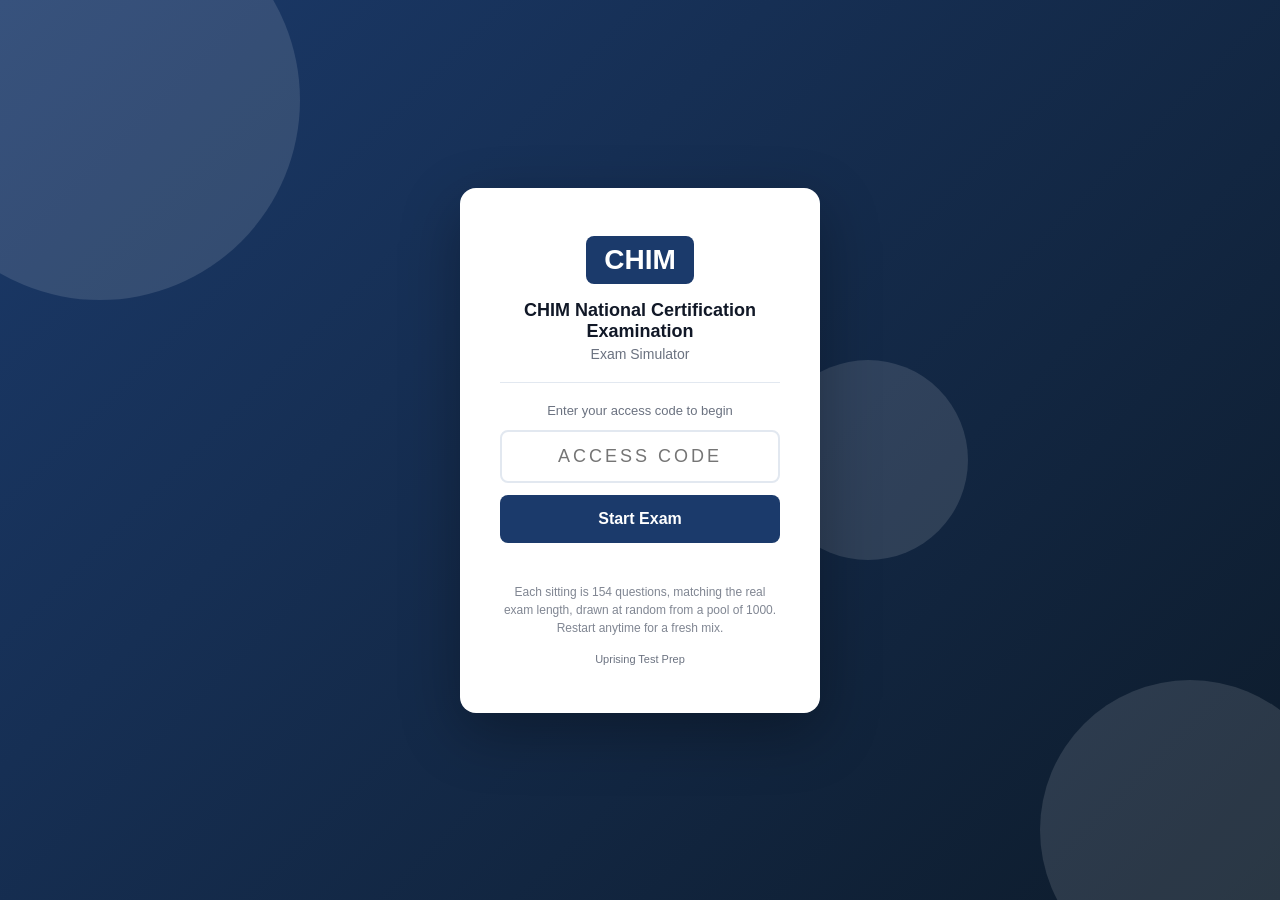
<file: index.html>
<!DOCTYPE html>
<html lang="en">
<head>
  <meta charset="UTF-8" />
  <meta name="viewport" content="width=device-width, initial-scale=1.0, viewport-fit=cover" />
  <meta name="apple-mobile-web-app-capable" content="yes" />
  <meta name="apple-mobile-web-app-status-bar-style" content="black-translucent" />
  <title>CHIM Exam Simulator</title>
  <link rel="stylesheet" href="style.css" />
</head>
<body>

<div id="access-gate">
  <div class="gate-bg-shapes">
    <div class="shape shape-1"></div>
    <div class="shape shape-2"></div>
    <div class="shape shape-3"></div>
  </div>
  <div class="gate-card">
    <div class="gate-logo">
      <div class="logo-badge">CHIM</div>
    </div>
    <h1 class="gate-title">CHIM National Certification Examination</h1>
    <p class="gate-subtitle">Exam Simulator</p>
    <div class="gate-divider"></div>
    <p class="gate-instruction">Enter your access code to begin</p>
    <input type="text" id="access-code-input" class="gate-input"
           placeholder="Access Code" autocomplete="off"
           maxlength="20" spellcheck="false" />
    <button id="access-btn" class="gate-btn">Start Exam</button>
    <p id="access-error" class="gate-error"></p>
    <p class="gate-pool-note">Each sitting is 154 questions, matching the real exam length, drawn at random from a pool of 1000. Restart anytime for a fresh mix.</p>
    <p class="gate-hint">Uprising Test Prep</p>
  </div>
</div>

<div id="app" style="display:none">
  <header class="top-bar">
    <div class="bar-left">
      <span class="bar-logo">CHIM</span>
      <span class="bar-title">Exam Simulator</span>
    </div>
    <div class="bar-right">
      <span class="bar-timer" id="timer-display">--:--</span>
      <button class="bar-btn" id="flag-btn">Flag</button>
      <button class="bar-btn bar-btn-primary" id="submit-btn">
        <span class="btn-full">Submit Exam</span>
        <span class="btn-short">Submit</span>
      </button>
    </div>
  </header>

  <div class="progress-strip">
    <div class="progress-bar" id="progress-bar"></div>
  </div>

  <main class="exam-main">
    <div class="question-panel">
      <div class="q-meta">
        <span id="q-counter"></span>
        <span class="q-pool-chip" title="This sitting is 154 questions, matching the real exam length, drawn at random from a pool of 1000. Restart for a fresh mix.">1000 Questions Available</span>
        <span id="q-domain" class="q-domain-tag"></span>
        <span id="q-flag-indicator" class="flag-chip" style="display:none">Flagged</span>
      </div>
      <!-- Shared text for a linked cluster (a clinical case, a reading
           passage). It sits ABOVE the stem, which is the one thing that
           legitimately precedes it, and repeats on every question in the
           cluster so nobody has to page backwards. -->
      <div id="q-cluster-wrap" class="cluster-wrap" style="display:none"></div>
      <p id="question-text" class="q-text"></p>
      <!-- The picture sits BELOW the question text so the simulator matches
           the printed book exactly: stem, then picture, then options. They
           used to disagree (book put the picture under the stem, simulator put
           it above), so no single wording could be true in both places, and
           184 of MLPAO's 185 image questions said "shown above" while the
           book printed the picture below the sentence. Write stems with
           neutral wording ("the strip shown", "the diagram shows") and this
           whole class of bug cannot come back. -->
      <div id="q-image-wrap" style="display:none; margin-bottom:14px;"></div>
      <div id="options-list" class="options-list"></div>
      <div id="explanation-box" class="explanation-box" style="display:none">
        <div class="explanation-label">Explanation</div>
        <p id="explanation-text" class="explanation-text"></p>
      </div>
    </div>
    <div class="nav-bar">
      <button class="nav-btn" id="prev-btn">&#8592; Prev</button>
      <button class="nav-btn nav-btn-map" id="map-btn">Question Map</button>
      <button class="nav-btn nav-btn-next" id="next-btn">Next &#8594;</button>
    </div>
  </main>
</div>

<!-- Question Map Modal -->
<div id="map-modal" style="display:none">
  <div class="map-backdrop" id="map-backdrop"></div>
  <div class="map-panel">
    <div class="map-header">
      <span class="map-title">Question Map</span>
      <button id="map-close" class="map-close-btn">&#x2715; Close</button>
    </div>
    <div class="map-legend">
      <span class="leg-item"><span class="leg-swatch leg-answered"></span>Answered</span>
      <span class="leg-item"><span class="leg-swatch leg-flagged"></span>Flagged</span>
      <span class="leg-item"><span class="leg-swatch leg-unanswered"></span>Unanswered</span>
    </div>
    <div id="q-grid" class="q-grid"></div>
  </div>
</div>

<div id="results-screen" style="display:none">
  <div class="results-card">
    <div class="res-header">
      <div class="res-badge">CHIM</div>
      <h2 id="res-status" class="res-status"></h2>
      <p id="res-score" class="res-score"></p>
    </div>
    <div id="res-domains" class="res-domains"></div>
    <p class="mode-pool-note">This sitting drew 154 questions from a pool of 1000. Restart for a fresh mix.</p>
    <button id="res-review-btn" class="res-btn">Review Answers</button>
    <button id="res-restart-btn" class="res-btn res-btn-secondary">Restart</button>
  </div>
</div>

<script src="questions.js"></script>
<script src="app.js"></script>
</body>
</html>
</file>
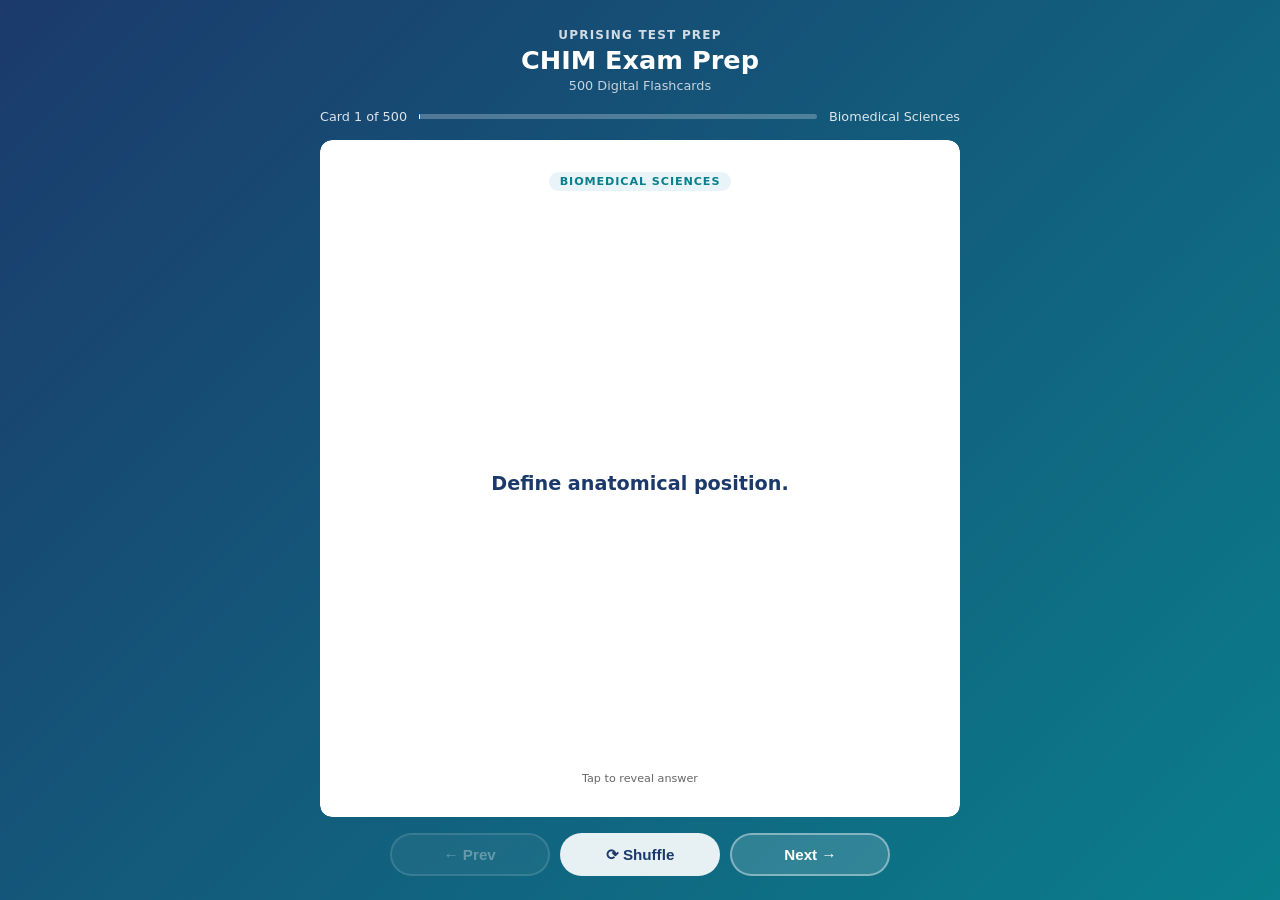
<file: flashcards/index.html>
<!DOCTYPE html>
<html lang="en">
<head>
  <meta charset="UTF-8">
  <meta name="viewport" content="width=device-width, initial-scale=1.0">
  <title>CHIM Exam Prep: Flashcards</title>
  <style>
    :root {
      --blue:   #1B3A6B;
      --teal:   #0A7E8C;
      --ltblue: #E8F4F8;
      --white:  #FFFFFF;
      --text:   #1A1A1A;
      --muted:  #666;
      --radius: 12px;
    }
    * { box-sizing: border-box; margin: 0; padding: 0; }
    html, body { height: 100%; }
    body {
      font-family: 'Segoe UI', system-ui, sans-serif;
      background: linear-gradient(135deg, var(--blue) 0%, var(--teal) 100%);
      /* Pinned, not min-height: the page must never grow, or the controls
         get pushed below the fold on iOS where 100dvh and height:100%
         disagree. The height:100% rule above is the pre-dvh fallback. */
      height: 100dvh;
      max-height: 100dvh;
      overflow: hidden;
      display: flex;
      flex-direction: column;
      align-items: center;
      padding: 1.25rem 1rem 1rem;
      gap: 0.75rem;
      overflow-x: hidden;
    }
    header { text-align: center; color: #fff; flex-shrink: 0; }
    header .brand { font-size: 0.75rem; font-weight: 700; letter-spacing: 0.1em; opacity: 0.8; text-transform: uppercase; }
    header h1 { font-size: 1.3rem; font-weight: 800; margin-top: 0.2rem; }
    header .subtitle { font-size: 0.8rem; opacity: 0.75; margin-top: 0.15rem; }
    #progress-info {
      display: flex; align-items: center; gap: 0.75rem;
      color: rgba(255,255,255,0.85); font-size: 0.8rem;
      flex-shrink: 0; width: 100%; max-width: 640px;
    }
    #progress-bar-track {
      flex: 1; background: rgba(255,255,255,0.25);
      border-radius: 4px; height: 5px;
    }
    #progress-bar-fill { height: 100%; background: #fff; border-radius: 4px; transition: width 0.3s; }
    .card-scene {
      width: 100%; max-width: 640px;
      perspective: 1200px;
      cursor: pointer;
      flex: 1; min-height: 0;
      display: flex; flex-direction: column;
    
      /* WebKit does not clip overflow inside a preserve-3d context, so the
         answer pane's own clip is dropped and a long answer paints over the
         Prev/Next row. This element only sets the perspective and is NOT
         itself in the 3D context, so its clip is honoured in every engine. */
      overflow: hidden;
      border-radius: var(--radius);
    }
    .card-inner {
      position: relative; width: 100%;
      flex: 1; min-height: 0;
      transition: transform 0.55s cubic-bezier(.4,0,.2,1);
      transform-style: preserve-3d;
    }
    .card-scene.flipped .card-inner { transform: rotateY(180deg); }
    .card-face {
      position: absolute; inset: 0;
      backface-visibility: hidden; -webkit-backface-visibility: hidden;
      border-radius: var(--radius);
      display: flex; flex-direction: column;
      padding: 1.5rem 1.75rem;
      box-shadow: 0 12px 40px rgba(0,0,0,0.2);
      overflow: hidden;
    
      /* Painting through a mask forces WebKit to allocate a real clipping
         layer for a 3D-transformed element, which is what makes the
         overflow:hidden and the rounded corners above actually apply. */
      -webkit-mask-image: -webkit-radial-gradient(#fff, #000);
              mask-image: radial-gradient(#fff, #000);
    }
    .card-front { background: var(--white); align-items: center; justify-content: center; }
    .card-back  { background: var(--ltblue); transform: rotateY(180deg); }
    .card-badge {
      font-size: 0.7rem; font-weight: 700; text-transform: uppercase;
      letter-spacing: 0.08em;
      background: var(--ltblue); color: var(--teal);
      padding: 0.2rem 0.65rem; border-radius: 20px;
      margin-bottom: 0.85rem; flex-shrink: 0;
    }
    .card-back .card-badge { background: rgba(10,126,140,0.12); }
    .card-front .q-text {
      font-size: 1.1rem; font-weight: 600; color: var(--blue); line-height: 1.55;
      text-align: center; overflow-y: auto; flex: 1;
      display: flex; align-items: center; justify-content: center;
      scrollbar-width: thin; scrollbar-color: rgba(27,58,107,0.3) transparent;
    }
    .card-back .a-label { font-size: 0.7rem; font-weight: 700; color: var(--teal); text-transform: uppercase; letter-spacing: 0.08em; margin-bottom: 0.4rem; flex-shrink: 0; }
    .card-back .a-text  {
      font-size: 0.975rem; color: var(--text); line-height: 1.65;
      overflow-y: auto; flex: 1; min-height: 0; padding-right: 4px;
      scrollbar-width: thin; scrollbar-color: rgba(10,126,140,0.4) transparent;
    
      -webkit-overflow-scrolling: touch;
      overscroll-behavior: contain;
    }
    .card-back .a-text::-webkit-scrollbar { width: 4px; }
    .card-back .a-text::-webkit-scrollbar-track { background: transparent; }
    .card-back .a-text::-webkit-scrollbar-thumb { background: rgba(10,126,140,0.4); border-radius: 4px; }
    .tap-hint { flex-shrink: 0; margin-top: 0.6rem; font-size: 0.7rem; color: var(--muted); text-align: center; }
    .card-back .tap-hint { color: var(--teal); opacity: 0.7; }
    .controls {
      display: flex; gap: 0.65rem; flex-wrap: nowrap;
      justify-content: center; flex-shrink: 0;
      width: 100%; max-width: 640px;
      padding-bottom: env(safe-area-inset-bottom, 0px);
    }
    .btn {
      padding: 0.6rem 1.2rem; border-radius: 50px;
      border: 2px solid rgba(255,255,255,0.4);
      background: rgba(255,255,255,0.15); color: #fff;
      font-weight: 700; font-size: 0.875rem; cursor: pointer;
      transition: all 0.2s; backdrop-filter: blur(4px);
      white-space: nowrap; flex: 1; max-width: 160px;
    }
    .btn:hover { background: rgba(255,255,255,0.3); border-color: rgba(255,255,255,0.7); }
    .btn:active { transform: scale(0.96); }
    .btn:disabled { opacity: 0.35; cursor: not-allowed; }
    .btn.btn-primary { background: rgba(255,255,255,0.9); color: var(--blue); border-color: transparent; }
    .btn.btn-primary:hover { background: #fff; }
    #loading { color: rgba(255,255,255,0.8); font-size: 1rem; text-align: center; padding: 3rem; flex: 1; }
    @media (min-width: 768px) {
      body { padding: 1.75rem 1.5rem 1.5rem; gap: 1rem; }
      header h1 { font-size: 1.6rem; }
      .card-face { padding: 2rem 2.5rem; }
      .card-front .q-text { font-size: 1.2rem; }
      .card-back .a-text { font-size: 1.05rem; }
      .btn { font-size: 0.95rem; padding: 0.65rem 1.4rem; }
    }
    @media (max-width: 380px) {
      body { padding: 0.75rem; gap: 0.5rem; }
      header .brand { font-size: 0.65rem; }
      header h1 { font-size: 1.1rem; }
      header .subtitle { display: none; }
      .card-face { padding: 1rem 1.1rem; }
      .card-front .q-text { font-size: 0.975rem; }
      .card-back .a-text { font-size: 0.875rem; }
      .btn { font-size: 0.8rem; padding: 0.5rem 0.75rem; }
    }
  </style>
</head>
<body>
<header>
  <div class="brand">Uprising Test Prep</div>
  <h1>CHIM Exam Prep</h1>
  <div class="subtitle">500 Digital Flashcards</div>
</header>
<div id="progress-info">
  <span id="card-counter">Card 1 of 500</span>
  <div id="progress-bar-track"><div id="progress-bar-fill" style="width:0%"></div></div>
  <span id="domain-label"></span>
</div>
<div id="loading">Loading flashcards...</div>
<div class="card-scene" id="card-scene" style="display:none" onclick="flipCard()">
  <div class="card-inner" id="card-inner">
    <div class="card-face card-front">
      <div class="card-badge" id="front-badge"></div>
      <div class="q-text" id="q-text"></div>
      <div class="tap-hint">Tap to reveal answer</div>
    </div>
    <div class="card-face card-back">
      <div class="card-badge" id="back-badge">Answer</div>
      <div class="a-label">Answer</div>
      <div class="a-text" id="a-text"></div>
      <div class="tap-hint">Tap to flip back</div>
    </div>
  </div>
</div>
<div class="controls" id="controls" style="display:none">
  <button class="btn" id="prev-btn" onclick="event.stopPropagation();move(-1)" disabled>&#8592; Prev</button>
  <button class="btn btn-primary" onclick="event.stopPropagation();shuffleCards()">&#10227; Shuffle</button>
  <button class="btn" id="next-btn" onclick="event.stopPropagation();move(1)">Next &#8594;</button>
</div>
<script>
const DOMAIN_LABELS = {
  biomedical_sciences: "Biomedical Sciences",
  health_information_science_and_coding_theory: "Health Information Science and Coding Theory",
  health_information_analysis: "Health Information Analysis",
  technology_and_health_information: "Technology and Health Information",
  access_and_security: "Access and Security",
  the_health_care_system_in_canada: "The Health Care System in Canada",
  ethics_and_practice: "Ethics and Practice",
};
let cards   = [];
let current = 0;
async function init() {
  try {
    const res = await fetch('flashcards.json');
    if (!res.ok) throw new Error('Network error');
    cards = await res.json();
    document.getElementById('loading').style.display    = 'none';
    document.getElementById('card-scene').style.display = 'flex';
    document.getElementById('controls').style.display   = 'flex';
    show();
  } catch (e) {
    document.getElementById('loading').textContent = 'Error loading flashcards. Please try refreshing.';
  }
}
function domainLabel(key) {
  return DOMAIN_LABELS[key] || key.replace(/_/g, ' ').replace(/\b\w/g, c => c.toUpperCase());
}
function show() {
  const c = cards[current];
  document.getElementById('card-scene').classList.remove('flipped');
  document.getElementById('a-text').scrollTop = 0;
  const label = domainLabel(c.domain || c.chapter || '');
  document.getElementById('q-text').textContent       = c.front;
  document.getElementById('a-text').textContent       = c.back;
  document.getElementById('front-badge').textContent  = label;
  document.getElementById('back-badge').textContent   = label;
  document.getElementById('card-counter').textContent = `Card ${current+1} of ${cards.length}`;
  document.getElementById('domain-label').textContent = label;
  document.getElementById('progress-bar-fill').style.width = `${((current+1)/cards.length*100).toFixed(1)}%`;
  document.getElementById('prev-btn').disabled = current === 0;
  document.getElementById('next-btn').disabled = current === cards.length - 1;
}
function flipCard() { document.getElementById('card-scene').classList.toggle('flipped'); }
function move(dir) {
  const next = current + dir;
  if (next < 0 || next >= cards.length) return;
  current = next; show();
}
function shuffleCards() {
  for (let i = cards.length - 1; i > 0; i--) {
    const j = Math.floor(Math.random() * (i+1));
    [cards[i], cards[j]] = [cards[j], cards[i]];
  }
  current = 0; show();
}
document.addEventListener('keydown', e => {
  if (e.key === 'ArrowRight' || e.key === 'ArrowDown') move(1);
  else if (e.key === 'ArrowLeft' || e.key === 'ArrowUp') move(-1);
  else if (e.key === ' ' || e.key === 'Enter') { e.preventDefault(); flipCard(); }
});
init();
</script>
</body>
</html>
</file>
<file: style.css>
/* CHIM Exam Simulator, Styles */
:root {
  --primary:   #1B3A6B;
  --pass:      #059669;
  --fail:      #DC2626;
  --bg:        #F3F4F8;
  --card:      #FFFFFF;
  --border:    #E2E8F0;
  --text:      #111827;
  --muted:     #6B7280;
  --radius:    10px;
}
*, *::before, *::after { box-sizing: border-box; margin: 0; padding: 0; }
body {
  font-family: -apple-system, BlinkMacSystemFont, "Segoe UI", sans-serif;
  background: var(--bg);
  color: var(--text);
  height: 100vh;
  height: 100dvh;
  overflow: hidden;
  -webkit-text-size-adjust: 100%;
}

/* ── Access Gate ─────────────────────────────────────────────────────────── */
#access-gate {
  display: flex;
  align-items: center;
  justify-content: center;
  height: 100vh;
  height: 100dvh;
  background: linear-gradient(135deg, var(--primary) 0%, #0d1b2a 100%);
  position: relative;
  overflow: hidden;
  padding: 20px;
  padding-top: max(20px, env(safe-area-inset-top));
  padding-bottom: max(20px, env(safe-area-inset-bottom));
}
.gate-bg-shapes { position: absolute; inset: 0; pointer-events: none; }
.shape { position: absolute; border-radius: 50%; opacity: .12; background: #fff; }
.shape-1 { width: 400px; height: 400px; top: -100px; left: -100px; }
.shape-2 { width: 300px; height: 300px; bottom: -80px; right: -60px; }
.shape-3 { width: 200px; height: 200px; top: 40%; left: 60%; }
.gate-card {
  background: #fff;
  border-radius: 16px;
  padding: 48px 40px;
  text-align: center;
  width: 100%;
  max-width: 360px;
  position: relative;
  z-index: 1;
  box-shadow: 0 20px 60px rgba(0,0,0,.3);
}
.logo-badge {
  display: inline-block;
  background: var(--primary);
  color: #fff;
  font-weight: 800;
  font-size: 28px;
  padding: 8px 18px;
  border-radius: 8px;
}
.gate-title { font-size: 18px; font-weight: 700; margin-top: 16px; color: var(--text); }
.gate-subtitle { color: var(--muted); font-size: 14px; margin-top: 4px; }
.gate-divider { height: 1px; background: var(--border); margin: 20px 0; }
.gate-instruction { font-size: 13px; color: var(--muted); margin-bottom: 12px; }
.gate-input {
  width: 100%;
  padding: 14px 16px;
  border: 2px solid var(--border);
  border-radius: 8px;
  font-size: 18px;
  text-align: center;
  text-transform: uppercase;
  letter-spacing: 3px;
  outline: none;
}
.gate-input:focus { border-color: var(--primary); }
.gate-btn {
  width: 100%;
  margin-top: 12px;
  padding: 15px;
  background: var(--primary);
  color: #fff;
  border: none;
  border-radius: 8px;
  font-size: 16px;
  font-weight: 600;
  cursor: pointer;
  -webkit-tap-highlight-color: transparent;
}
.gate-btn:hover { opacity: .9; }
.gate-error { color: var(--fail); font-size: 13px; margin-top: 8px; min-height: 18px; }
.gate-hint { color: var(--muted); font-size: 11px; margin-top: 16px; }
.gate-pool-note { color: var(--muted); opacity: .85; font-size: 12px; margin-top: 14px; line-height: 1.5; }
.mode-pool-note { color: var(--muted); opacity: .85; font-size: 12.5px; text-align: center; margin: 4px 0 16px; line-height: 1.5; }

/* ── App shell ───────────────────────────────────────────────────────────── */
#app {
  display: flex;
  flex-direction: column;
  height: 100vh;
  height: 100dvh;
  padding-top: env(safe-area-inset-top);
}
.top-bar {
  display: flex;
  justify-content: space-between;
  align-items: center;
  background: var(--primary);
  color: #fff;
  padding: 0 20px;
  padding-left: max(20px, env(safe-area-inset-left));
  padding-right: max(20px, env(safe-area-inset-right));
  height: 52px;
  flex-shrink: 0;
  gap: 8px;
}
.bar-left { display: flex; align-items: center; gap: 8px; min-width: 0; }
.bar-logo { font-weight: 800; font-size: 18px; flex-shrink: 0; }
.bar-title { font-size: 14px; opacity: .8; white-space: nowrap; overflow: hidden; text-overflow: ellipsis; }
.bar-right { display: flex; align-items: center; gap: 8px; flex-shrink: 0; }
.bar-timer {
  font-variant-numeric: tabular-nums;
  font-size: 16px;
  font-weight: 600;
  min-width: 68px;
  text-align: right;
}
.bar-btn {
  padding: 7px 13px;
  background: rgba(255,255,255,.15);
  border: 1px solid rgba(255,255,255,.3);
  color: #fff;
  border-radius: 6px;
  cursor: pointer;
  font-size: 13px;
  white-space: nowrap;
  -webkit-tap-highlight-color: transparent;
  touch-action: manipulation;
}
.bar-btn:hover { background: rgba(255,255,255,.25); }
.bar-btn-primary {
  background: #fff;
  color: var(--primary);
  border-color: #fff;
  font-weight: 600;
}
.bar-btn-primary:hover { background: #f0f0f0; }
.btn-short { display: none; }
.btn-full  { display: inline; }

.progress-strip { height: 4px; background: rgba(0,0,0,.1); flex-shrink: 0; }
.progress-bar   { height: 100%; background: #4ade80; transition: width .3s; }

/* ── Main exam area ──────────────────────────────────────────────────────── */
.exam-main {
  flex: 1;
  overflow: hidden;
  display: flex;
  flex-direction: column;
  padding: 16px 20px 0;
  padding-left: max(16px, env(safe-area-inset-left));
  padding-right: max(16px, env(safe-area-inset-right));
  min-height: 0;
}
.question-panel { flex: 1; overflow-y: auto; padding-bottom: 12px; -webkit-overflow-scrolling: touch; }
.q-meta {
  display: flex;
  align-items: center;
  gap: 8px;
  margin-bottom: 12px;
  font-size: 13px;
  color: var(--muted);
  flex-wrap: wrap;
}
.q-domain-tag {
  background: var(--primary);
  color: #fff;
  padding: 2px 8px;
  border-radius: 4px;
  font-size: 11px;
  font-weight: 600;
}
.q-pool-chip {
  background: #EEF2FF;
  background: color-mix(in srgb, var(--primary) 12%, #fff);
  color: var(--primary);
  border: 1px solid var(--primary);
  padding: 2px 8px;
  border-radius: 10px;
  font-size: 11px;
  font-weight: 700;
  cursor: help;
  white-space: nowrap;
}
.flag-chip {
  background: #FEF3C7;
  color: #92400E;
  padding: 2px 8px;
  border-radius: 4px;
  font-size: 11px;
  font-weight: 600;
}
.cluster-wrap {
  border-left: 4px solid var(--primary, #1B3A6B);
  background: #F2F6FC; border-radius: 8px;
  padding: 10px 14px; margin-bottom: 16px;
}
.cluster-label {
  font-size: 11px; font-weight: 700; letter-spacing: 0.06em;
  text-transform: uppercase; color: var(--primary, #1B3A6B); margin-bottom: 6px;
}
.cluster-body {
  max-height: 38vh; overflow-y: auto; font-size: 15px; line-height: 1.6;
  -webkit-overflow-scrolling: touch;
}
.cluster-body p + p { margin-top: 10px; }
@media (min-width: 1100px) { .cluster-body { max-height: 52vh; } }

.q-image {
  max-width: 100%;
  /* Cap the height too. With only max-width, a tall exhibit renders at full
     width and pushes the stem and every option below the fold, so the question
     looks like it has no answers until the candidate scrolls. Found on CNPLE. */
  max-height: 62vh;
  width: auto;
  height: auto;
  object-fit: contain;
  border-radius: 6px;
  border: 1px solid var(--border);
  display: block;
  margin-bottom: 14px;
}
.q-text { font-size: 16px; line-height: 1.65; margin-bottom: 20px; }
.options-list { display: flex; flex-direction: column; gap: 10px; }
.option {
  display: flex;
  align-items: flex-start;
  gap: 12px;
  padding: 15px 16px;
  background: var(--card);
  border: 2px solid var(--border);
  border-radius: var(--radius);
  cursor: pointer;
  transition: .15s;
  -webkit-tap-highlight-color: transparent;
  touch-action: manipulation;
  min-height: 52px;
}
.option:hover  { border-color: var(--primary); background: #F8FAFF; }
.option.selected  { border-color: var(--primary); background: #EEF3FF; }
.option.correct   { border-color: #059669; background: #ECFDF5; }
.option.incorrect { border-color: #DC2626; background: #FEF2F2; }
.explanation-box {
  margin-top: 20px;
  padding: 16px 18px;
  background: #F0F9FF;
  border-left: 4px solid #2563EB;
  border-radius: 6px;
}
.explanation-label {
  font-size: 11px;
  font-weight: 700;
  text-transform: uppercase;
  letter-spacing: .06em;
  color: #2563EB;
  margin-bottom: 8px;
}
.explanation-text { font-size: 14.5px; line-height: 1.7; color: #1e293b; margin: 0; }
.opt-letter { font-weight: 700; font-size: 15px; color: var(--primary); min-width: 22px; padding-top: 1px; flex-shrink: 0; }
.opt-text   { font-size: 15px; line-height: 1.5; }

/* ── Nav bar ─────────────────────────────────────────────────────────────── */
.nav-bar {
  display: flex;
  align-items: center;
  gap: 8px;
  padding: 10px 0;
  padding-bottom: max(14px, env(safe-area-inset-bottom));
  flex-shrink: 0;
}
.nav-btn {
  flex: 1;
  padding: 13px 8px;
  background: var(--card);
  border: 1px solid var(--border);
  border-radius: 8px;
  cursor: pointer;
  font-size: 15px;
  font-weight: 500;
  text-align: center;
  -webkit-tap-highlight-color: transparent;
  touch-action: manipulation;
  min-height: 48px;
}
.nav-btn:hover      { background: #f0f0f0; }
.nav-btn-map {
  background: var(--bg);
  border-color: var(--primary);
  color: var(--primary);
  font-weight: 600;
}
.nav-btn-map:hover { background: #EEF3FF; }
.nav-btn-next {
  background: var(--primary);
  color: #fff;
  border-color: var(--primary);
}
.nav-btn-next:hover { opacity: .9; }

/* ── Question Map Modal ──────────────────────────────────────────────────── */
#map-modal {
  position: fixed;
  inset: 0;
  z-index: 1000;
  display: flex;
  flex-direction: column;
  justify-content: flex-end;
}
.map-backdrop { position: absolute; inset: 0; background: rgba(0,0,0,.5); }
.map-panel {
  position: relative;
  background: #fff;
  border-radius: 20px 20px 0 0;
  padding: 20px;
  padding-bottom: max(20px, env(safe-area-inset-bottom));
  max-height: 80vh;
  max-height: 80dvh;
  display: flex;
  flex-direction: column;
  box-shadow: 0 -4px 30px rgba(0,0,0,.2);
}
.map-header {
  display: flex;
  align-items: center;
  justify-content: space-between;
  margin-bottom: 12px;
  flex-shrink: 0;
}
.map-title { font-size: 17px; font-weight: 700; color: var(--text); }
.map-close-btn {
  padding: 8px 16px;
  background: var(--bg);
  border: 1px solid var(--border);
  border-radius: 8px;
  cursor: pointer;
  font-size: 14px;
  font-weight: 500;
  min-height: 40px;
  -webkit-tap-highlight-color: transparent;
  touch-action: manipulation;
}
.map-close-btn:hover { background: #e5e7eb; }
.map-legend { display: flex; gap: 16px; margin-bottom: 14px; flex-shrink: 0; flex-wrap: wrap; }
.leg-item { display: flex; align-items: center; gap: 6px; font-size: 13px; color: var(--muted); }
.leg-swatch {
  width: 16px;
  height: 16px;
  border-radius: 3px;
  border: 1px solid var(--border);
  background: var(--card);
  display: inline-block;
  flex-shrink: 0;
}
.leg-swatch.leg-answered  { background: var(--primary); border-color: var(--primary); }
.leg-swatch.leg-flagged   { background: #FEF3C7; border-color: #F59E0B; }
.leg-swatch.leg-unanswered { background: var(--card); }
.q-grid {
  display: flex;
  flex-wrap: wrap;
  gap: 6px;
  overflow-y: auto;
  flex: 1;
  padding-bottom: 8px;
  -webkit-overflow-scrolling: touch;
}
.grid-btn {
  width: 40px;
  height: 40px;
  border: 1px solid var(--border);
  border-radius: 6px;
  background: var(--card);
  font-size: 12px;
  cursor: pointer;
  font-weight: 500;
  -webkit-tap-highlight-color: transparent;
  touch-action: manipulation;
}
.grid-btn.answered { background: var(--primary); color: #fff; border-color: var(--primary); }
.grid-btn.flagged  { background: #FEF3C7; border-color: #F59E0B; }
.grid-btn.active   { outline: 3px solid var(--primary); outline-offset: 2px; }

/* ── Results ─────────────────────────────────────────────────────────────── */
#results-screen {
  display: flex;
  align-items: flex-start;
  justify-content: center;
  min-height: 100vh;
  min-height: 100dvh;
  background: var(--bg);
  overflow-y: auto;
  -webkit-overflow-scrolling: touch;
  padding: 20px 16px;
  padding-top: max(20px, env(safe-area-inset-top));
  padding-bottom: max(20px, env(safe-area-inset-bottom));
}
.results-card {
  background: var(--card);
  border-radius: 16px;
  padding: 40px;
  max-width: 480px;
  width: 100%;
  box-shadow: 0 8px 30px rgba(0,0,0,.1);
}
.res-header { text-align: center; margin-bottom: 24px; }
.res-badge {
  display: inline-block;
  background: var(--primary);
  color: #fff;
  font-weight: 800;
  font-size: 22px;
  padding: 6px 16px;
  border-radius: 8px;
}
.res-status { font-size: 36px; font-weight: 800; margin-top: 12px; }
.res-score  { font-size: 18px; color: var(--muted); margin-top: 4px; }
.res-domains { margin-bottom: 24px; display: flex; flex-direction: column; gap: 10px; }
.res-domain-row { display: flex; align-items: center; gap: 8px; font-size: 13px; }
.res-domain-name { width: 160px; font-weight: 500; flex-shrink: 0; }
.res-domain-bar-wrap { flex: 1; background: #E5E7EB; border-radius: 4px; height: 8px; overflow: hidden; }
.res-domain-bar { height: 100%; border-radius: 4px; transition: width .5s; }
.res-domain-pct { width: 36px; text-align: right; font-weight: 600; }
.res-btn {
  width: 100%;
  padding: 15px;
  background: var(--primary);
  color: #fff;
  border: none;
  border-radius: 8px;
  font-size: 15px;
  font-weight: 600;
  cursor: pointer;
  margin-bottom: 10px;
  min-height: 52px;
  -webkit-tap-highlight-color: transparent;
  touch-action: manipulation;
}
.res-btn:hover { opacity: .9; }
.res-btn-secondary {
  background: transparent;
  color: var(--primary);
  border: 2px solid var(--primary);
}
.res-btn-secondary:hover { background: var(--primary); color: #fff; }

/* ── Mobile breakpoint (phones ≤ 640px) ─────────────────────────────────── */
@media (max-width: 640px) {
  /* Gate card */
  .gate-card { padding: 32px 24px; }

  /* Top bar: hide long title text, swap Submit label */
  .bar-title  { display: none; }
  .btn-full   { display: none; }
  .btn-short  { display: inline; }
  .bar-right  { gap: 6px; }
  .bar-btn    { padding: 6px 10px; font-size: 12px; }
  .bar-timer  { font-size: 14px; min-width: 58px; }

  /* Exam main */
  .exam-main { padding: 12px 14px 0; }
  .q-text { font-size: 16px; }
  .opt-text { font-size: 15px; }

  /* Nav bar, bigger touch targets */
  .nav-btn { font-size: 14px; padding: 14px 6px; }

  /* Results */
  .results-card { padding: 28px 20px; }
  .res-domain-name { width: 110px; font-size: 12px; }
  .res-domain-pct  { font-size: 12px; }
  .res-status { font-size: 30px; }

  /* Map grid, slightly bigger buttons on phones */
  .grid-btn { width: 42px; height: 42px; }
}

/* ── Very small phones (≤ 380px) ────────────────────────────────────────── */
@media (max-width: 380px) {
  .bar-logo { font-size: 15px; }
  .bar-btn  { padding: 5px 8px; font-size: 11px; }
  .bar-timer { font-size: 13px; min-width: 52px; }
  .nav-btn  { font-size: 13px; }
  .grid-btn { width: 38px; height: 38px; font-size: 11px; }
}
</file>
